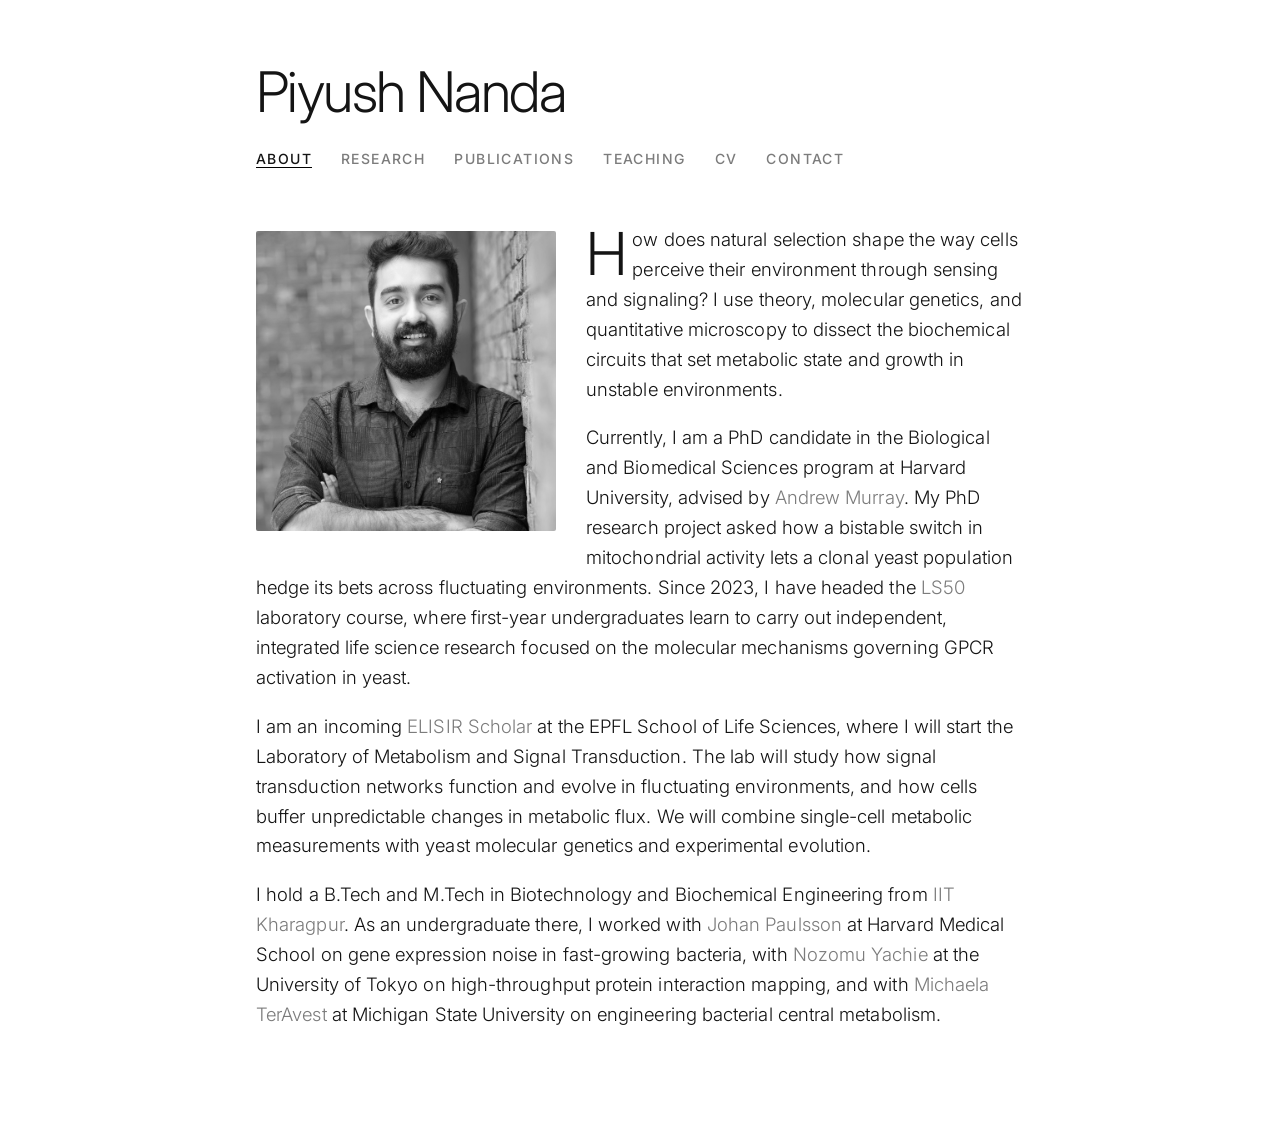
<file: index.html>
<!doctype html>
<html lang="en">
<head>
<meta charset="utf-8">
<meta name="viewport" content="width=device-width, initial-scale=1">
<title>Piyush Nanda</title>
<meta name="description" content="Piyush Nanda is a PhD candidate at Harvard University and an incoming ELISIR Scholar at EPFL, studying how signaling networks and energy metabolism let cells cope with fluctuating environments.">
<meta name="author" content="Piyush Nanda">
<link rel="canonical" href="https://piyushnanda-sysbio.github.io/">
<meta property="og:title" content="Piyush Nanda">
<meta property="og:description" content="PhD candidate at Harvard University and incoming ELISIR Scholar at EPFL, studying signal transduction, metabolic bistability, and energy metabolism in fluctuating environments.">
<meta property="og:type" content="website">
<meta property="og:url" content="https://piyushnanda-sysbio.github.io/">
<link rel="preconnect" href="https://fonts.googleapis.com">
<link rel="preconnect" href="https://fonts.gstatic.com" crossorigin>
<link href="https://fonts.googleapis.com/css2?family=Inter:wght@300;400;500;600&display=swap" rel="stylesheet">
<link rel="icon" href="/img/favicon.svg" type="image/svg+xml">
<link rel="stylesheet" href="/css/main.css?v=4">
</head>
<body>

<h1>Piyush Nanda</h1>

<nav>
  <ul>
    <li><a href="/" class="active">About</a></li>
    <li><a href="/research/">Research</a></li>
    <li><a href="/publications/">Publications</a></li>
    <li><a href="/teaching/">Teaching</a></li>
    <li><a href="/assets/cv.pdf" target="_blank" rel="noopener">CV</a></li>
    <li><a href="/contact/">Contact</a></li>
  </ul>
</nav>

<img class="portrait" src="/img/piyush.jpg" alt="Piyush Nanda">

<p class="drop-cap">
  How does natural selection shape the way cells perceive their environment through sensing
  and signaling? I use theory, molecular
  genetics, and quantitative microscopy to dissect the biochemical circuits that set
  metabolic state and growth in unstable environments.
</p>

<p>
  Currently, I am a PhD candidate in the Biological and Biomedical Sciences program at
  Harvard University, advised by
  <a href="https://www.mcb.harvard.edu/directory/andrew-murray/" target="_blank" rel="noopener">Andrew Murray</a>.
  My PhD research project asked how a bistable switch in mitochondrial activity lets a clonal yeast
  population hedge its bets across fluctuating environments. Since 2023, I have headed the <a href="https://ls50.hsites.harvard.edu/" target="_blank" rel="noopener">LS50</a> laboratory course, where
  first-year undergraduates learn to carry out independent, integrated life science research focused on the molecular
  mechanisms governing GPCR activation in yeast.
</p>

<p>
  I am an incoming
  <a href="https://www.epfl.ch/schools/sv/school-of-life-sciences-independent-research-scholar/" target="_blank" rel="noopener">ELISIR Scholar</a>
  at the EPFL School of Life Sciences, where I will start the Laboratory of Metabolism and
  Signal Transduction. The lab will study how signal transduction networks function and
  evolve in fluctuating environments, and how cells buffer unpredictable changes in
  metabolic flux. We will combine single-cell metabolic measurements with yeast molecular
  genetics and experimental evolution.
</p>

<p>
  I hold a
  B.Tech and M.Tech in Biotechnology and Biochemical Engineering from
  <a href="https://www.iitkgp.ac.in/" target="_blank" rel="noopener">IIT Kharagpur</a>. As an undergraduate there, I worked with
  <a href="https://paulsson.med.harvard.edu/" target="_blank" rel="noopener">Johan Paulsson</a>
  at Harvard Medical School on gene expression noise in fast-growing bacteria, with
  <a href="https://yachie-lab.org/" target="_blank" rel="noopener">Nozomu Yachie</a>
  at the University of Tokyo on high-throughput protein interaction mapping, and with
  <a href="https://teravestlab.com/" target="_blank" rel="noopener">Michaela TerAvest</a>
  at Michigan State University on engineering bacterial central metabolism.
</p>

<div class="clear"></div>

</body>
</html>
</file>
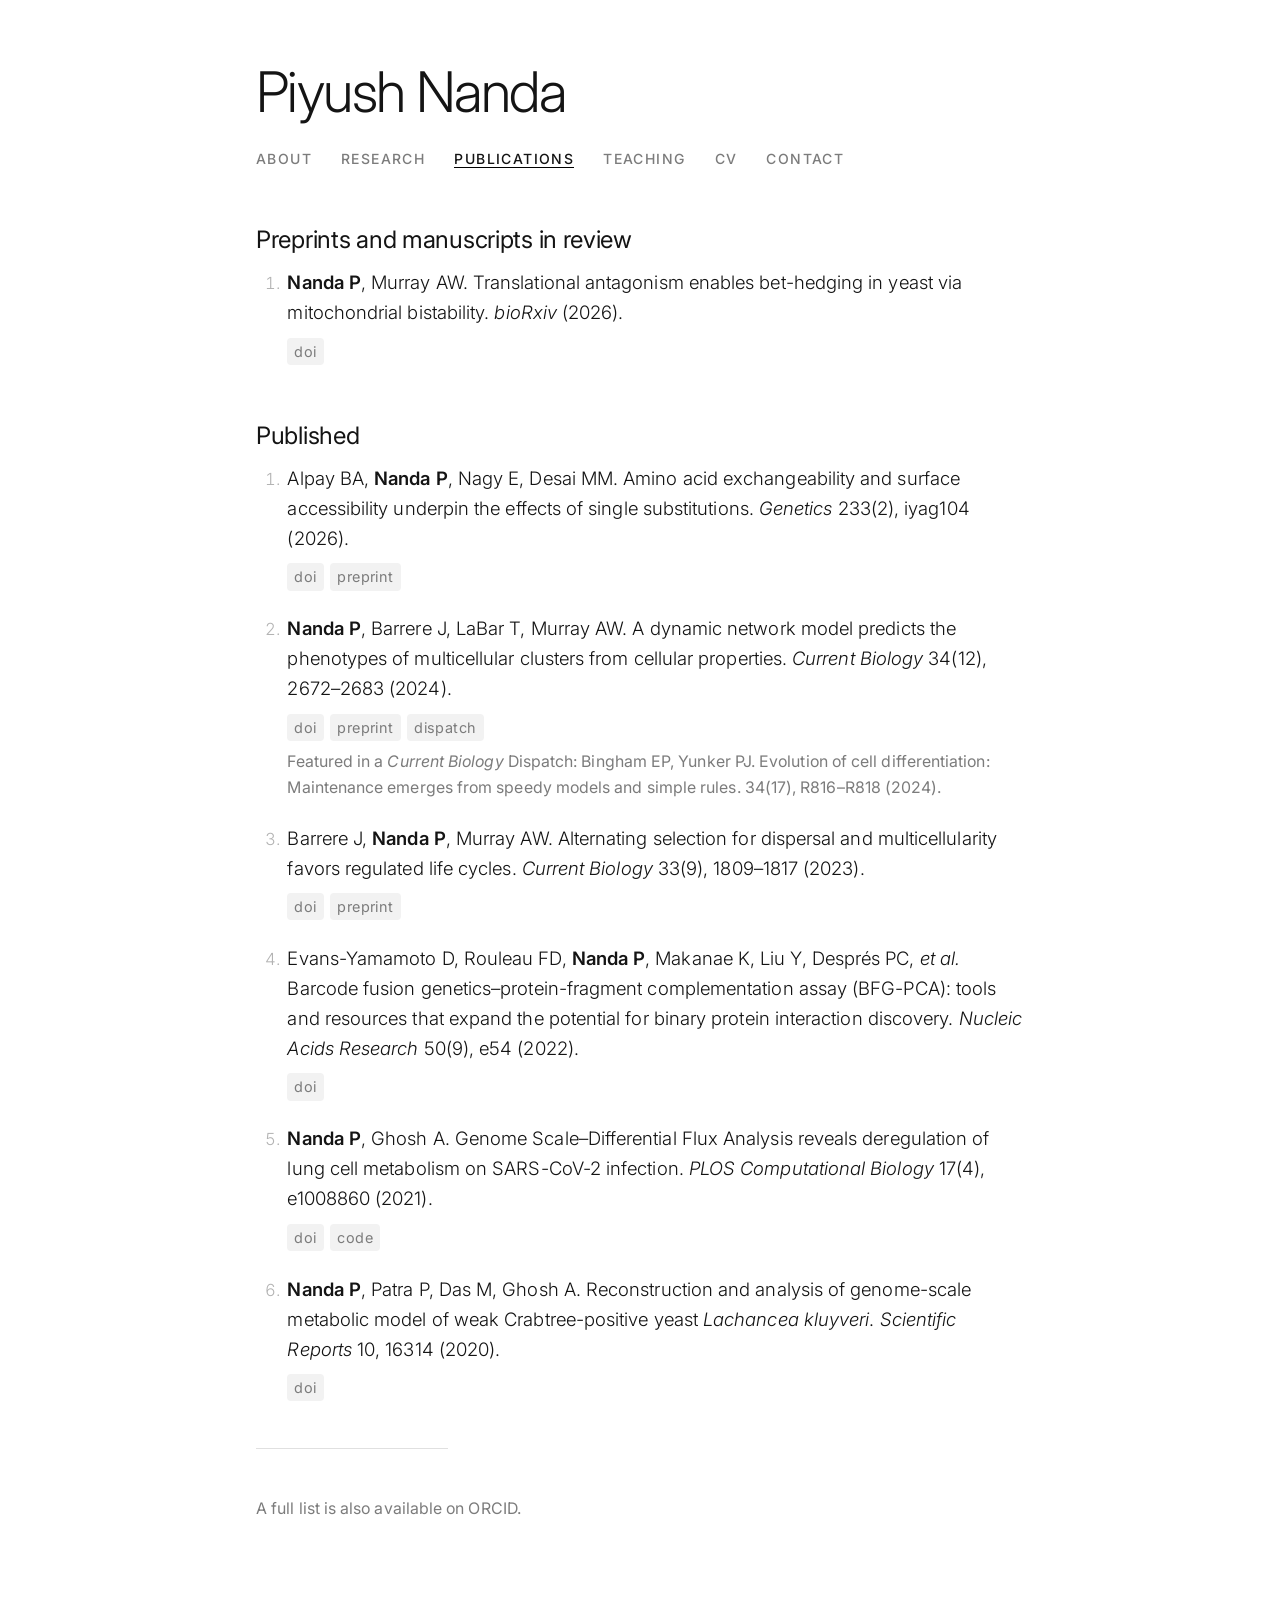
<file: publications/index.html>
<!doctype html>
<html lang="en">
<head>
<meta charset="utf-8">
<meta name="viewport" content="width=device-width, initial-scale=1">
<title>Piyush Nanda &mdash; Publications</title>
<meta name="description" content="Publications by Piyush Nanda.">
<link rel="canonical" href="https://piyushnanda-sysbio.github.io/publications/">
<link rel="preconnect" href="https://fonts.googleapis.com">
<link rel="preconnect" href="https://fonts.gstatic.com" crossorigin>
<link href="https://fonts.googleapis.com/css2?family=Inter:wght@300;400;500;600&display=swap" rel="stylesheet">
<link rel="icon" href="/img/favicon.svg" type="image/svg+xml">
<link rel="stylesheet" href="/css/main.css?v=4">
</head>
<body>

<h1>Piyush Nanda</h1>

<nav>
  <ul>
    <li><a href="/">About</a></li>
    <li><a href="/research/">Research</a></li>
    <li><a href="/publications/" class="active">Publications</a></li>
    <li><a href="/teaching/">Teaching</a></li>
    <li><a href="/assets/cv.pdf" target="_blank" rel="noopener">CV</a></li>
    <li><a href="/contact/">Contact</a></li>
  </ul>
</nav>

<h2>Preprints and manuscripts in review</h2>

<ol class="pubs">
  <li>
    <p><span class="me">Nanda P</span>, Murray AW.
    Translational antagonism enables bet-hedging in yeast via mitochondrial bistability.
    <span class="venue">bioRxiv</span> (2026).</p>
    <p><a class="chip" href="https://doi.org/10.64898/2026.03.30.715437" target="_blank" rel="noopener">doi</a></p>
  </li>
</ol>

<h2>Published</h2>

<ol class="pubs">
  <li>
    <p>Alpay BA, <span class="me">Nanda P</span>, Nagy E, Desai MM.
    Amino acid exchangeability and surface accessibility underpin the effects of single substitutions.
    <span class="venue">Genetics</span> 233(2), iyag104 (2026).</p>
    <p><a class="chip" href="https://doi.org/10.1093/genetics/iyag104" target="_blank" rel="noopener">doi</a><a class="chip" href="https://doi.org/10.1101/2025.06.13.659595" target="_blank" rel="noopener">preprint</a></p>
  </li>

  <li>
    <p><span class="me">Nanda P</span>, Barrere J, LaBar T, Murray AW.
    A dynamic network model predicts the phenotypes of multicellular clusters from cellular properties.
    <span class="venue">Current Biology</span> 34(12), 2672&ndash;2683 (2024).</p>
    <p><a class="chip" href="https://doi.org/10.1016/j.cub.2024.05.014" target="_blank" rel="noopener">doi</a><a class="chip" href="https://doi.org/10.1101/2023.11.02.565242" target="_blank" rel="noopener">preprint</a><a class="chip" href="https://doi.org/10.1016/j.cub.2024.07.072" target="_blank" rel="noopener">dispatch</a></p>
    <p class="footnote">Featured in a <span class="venue">Current Biology</span> Dispatch: Bingham EP, Yunker PJ.
    Evolution of cell differentiation: Maintenance emerges from speedy models and simple rules.
    34(17), R816&ndash;R818 (2024).</p>
  </li>

  <li>
    <p>Barrere J, <span class="me">Nanda P</span>, Murray AW.
    Alternating selection for dispersal and multicellularity favors regulated life cycles.
    <span class="venue">Current Biology</span> 33(9), 1809&ndash;1817 (2023).</p>
    <p><a class="chip" href="https://doi.org/10.1016/j.cub.2023.03.031" target="_blank" rel="noopener">doi</a><a class="chip" href="https://doi.org/10.1101/2022.10.14.512267" target="_blank" rel="noopener">preprint</a></p>
  </li>

  <li>
    <p>Evans-Yamamoto D, Rouleau FD, <span class="me">Nanda P</span>, Makanae K, Liu Y, Despr&eacute;s PC, <em>et al.</em>
    Barcode fusion genetics&ndash;protein-fragment complementation assay (BFG-PCA): tools and resources that expand the potential for binary protein interaction discovery.
    <span class="venue">Nucleic Acids Research</span> 50(9), e54 (2022).</p>
    <p><a class="chip" href="https://doi.org/10.1093/nar/gkac045" target="_blank" rel="noopener">doi</a></p>
  </li>

  <li>
    <p><span class="me">Nanda P</span>, Ghosh A.
    Genome Scale&ndash;Differential Flux Analysis reveals deregulation of lung cell metabolism on SARS-CoV-2 infection.
    <span class="venue">PLOS Computational Biology</span> 17(4), e1008860 (2021).</p>
    <p><a class="chip" href="https://doi.org/10.1371/journal.pcbi.1008860" target="_blank" rel="noopener">doi</a><a class="chip" href="https://github.com/piyushnanda-sysbio/GS-DFA" target="_blank" rel="noopener">code</a></p>
  </li>

  <li>
    <p><span class="me">Nanda P</span>, Patra P, Das M, Ghosh A.
    Reconstruction and analysis of genome-scale metabolic model of weak Crabtree-positive yeast <em>Lachancea kluyveri</em>.
    <span class="venue">Scientific Reports</span> 10, 16314 (2020).</p>
    <p><a class="chip" href="https://doi.org/10.1038/s41598-020-73253-3" target="_blank" rel="noopener">doi</a></p>
  </li>
</ol>

<hr style="width:25%; margin-left:0;">

<p class="footnote">
  A full list is also available on
  <a href="https://orcid.org/0000-0002-6433-7484" target="_blank" rel="noopener">ORCID</a>.
</p>

</body>
</html>
</file>
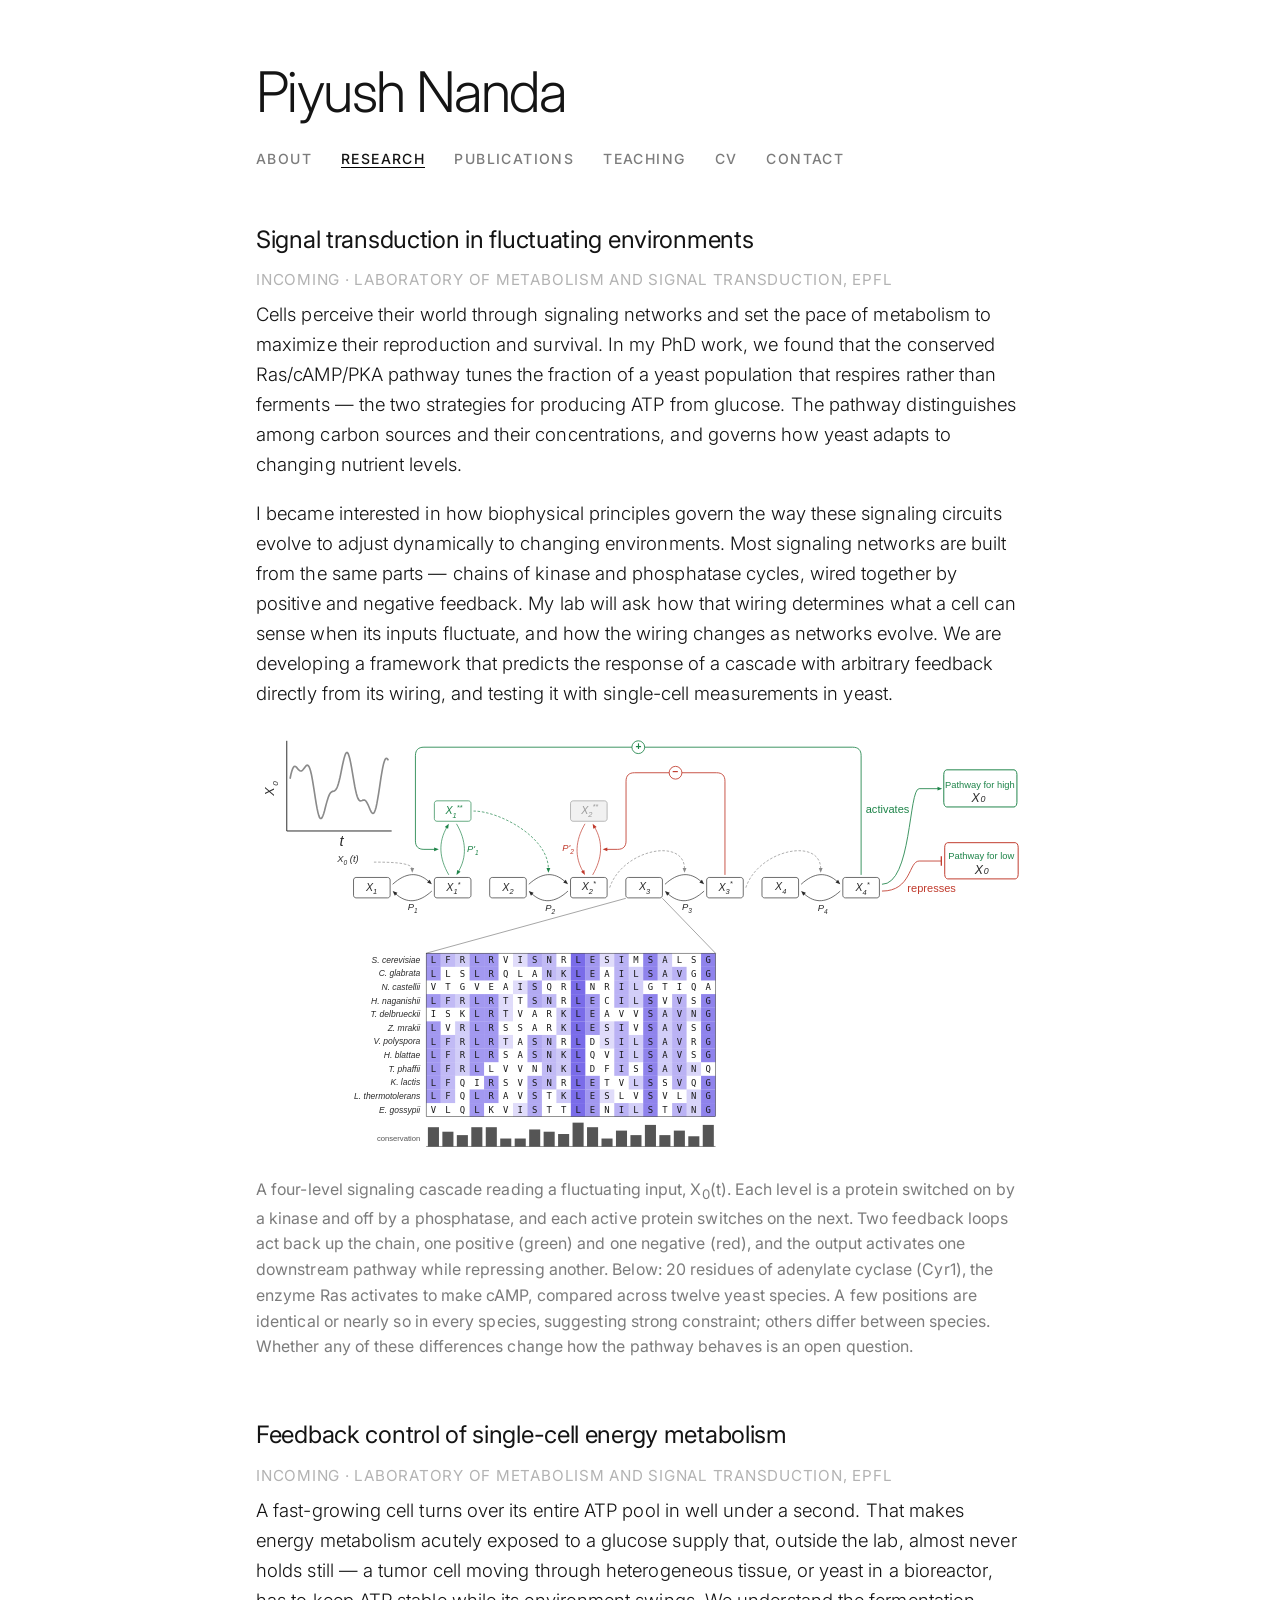
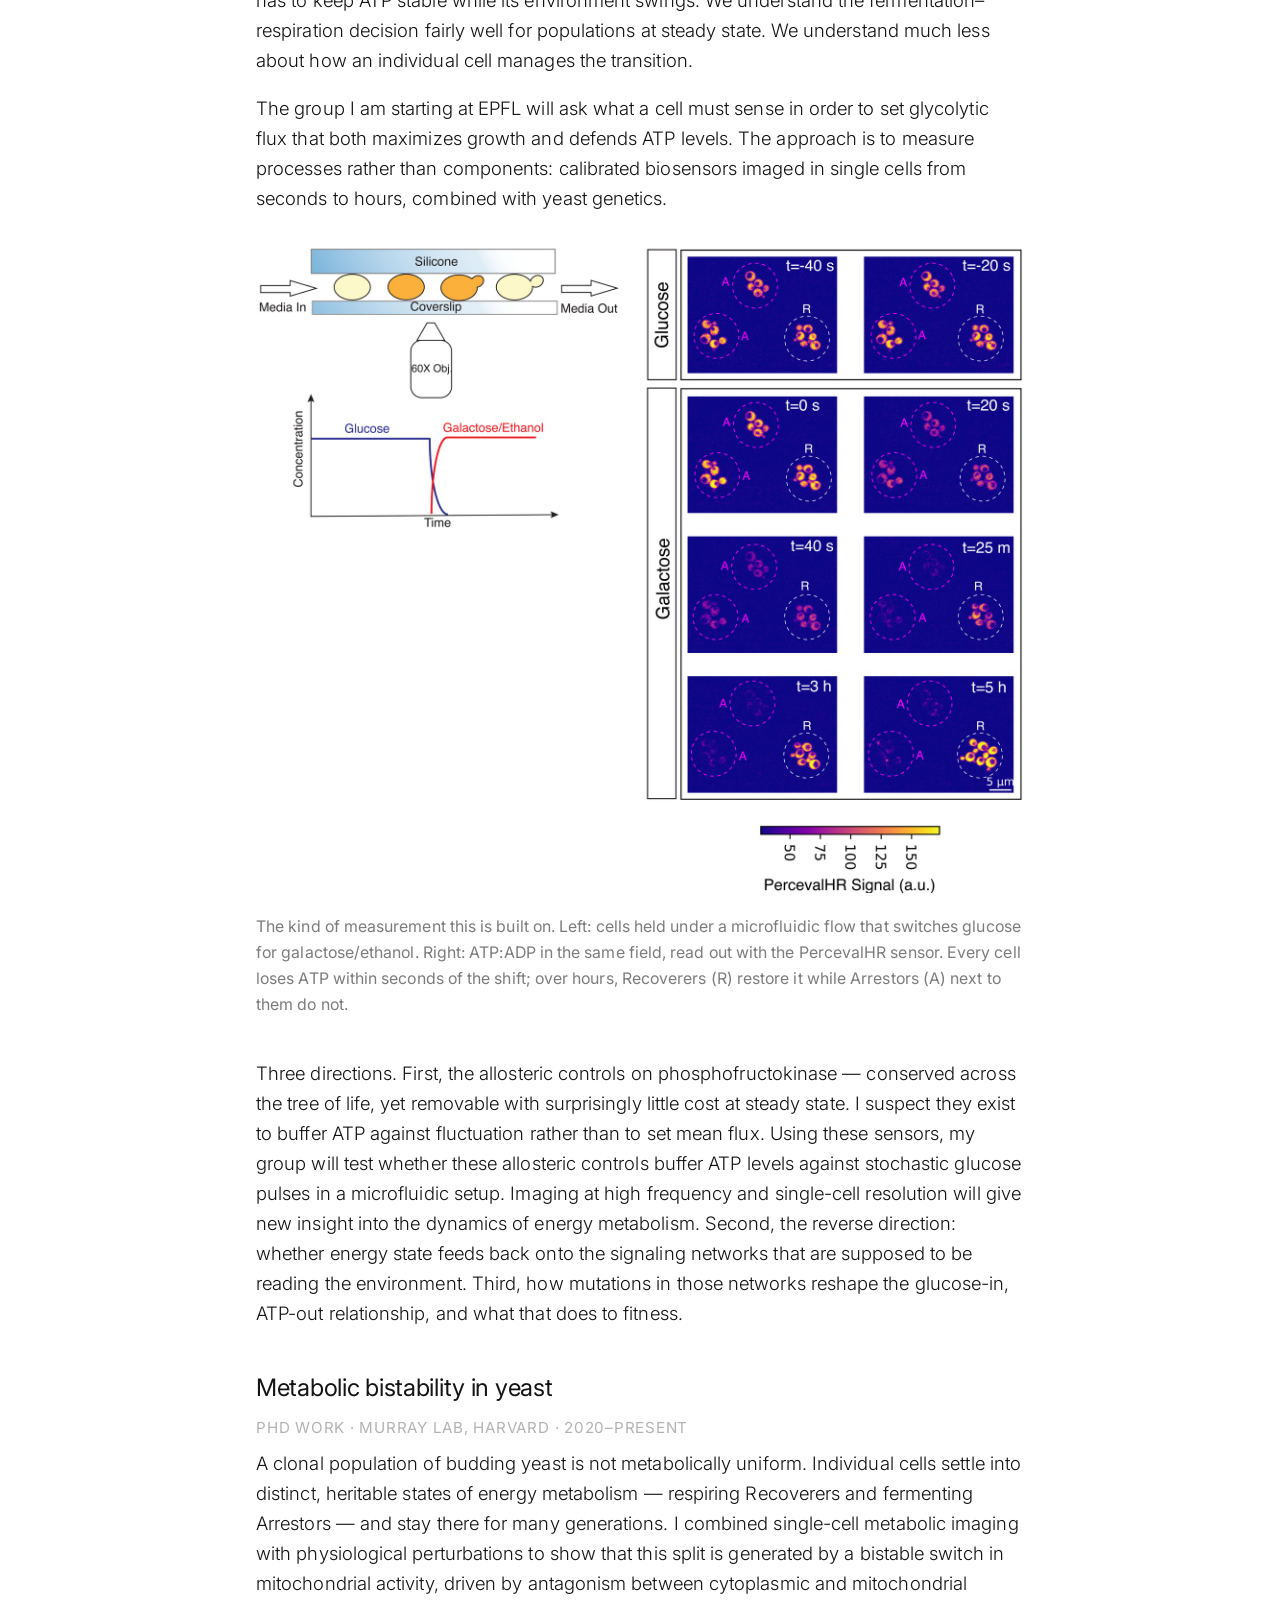
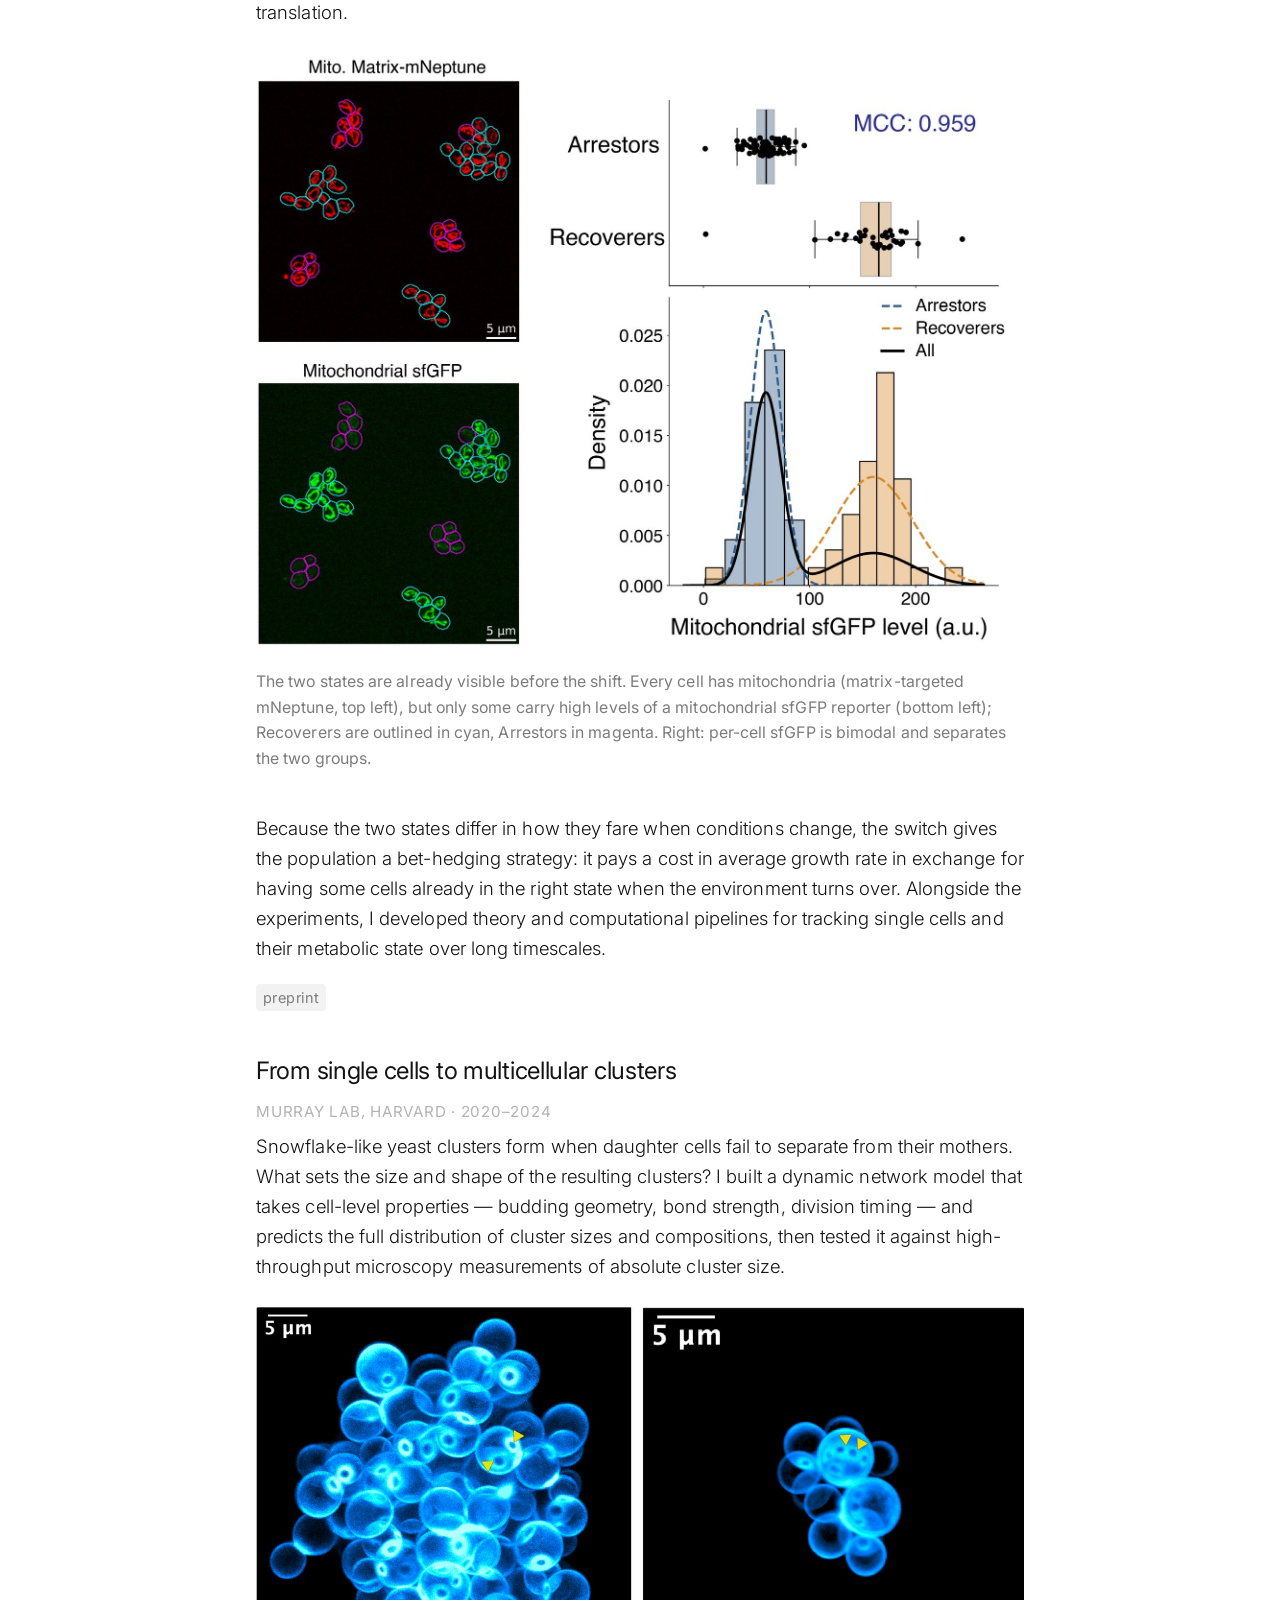
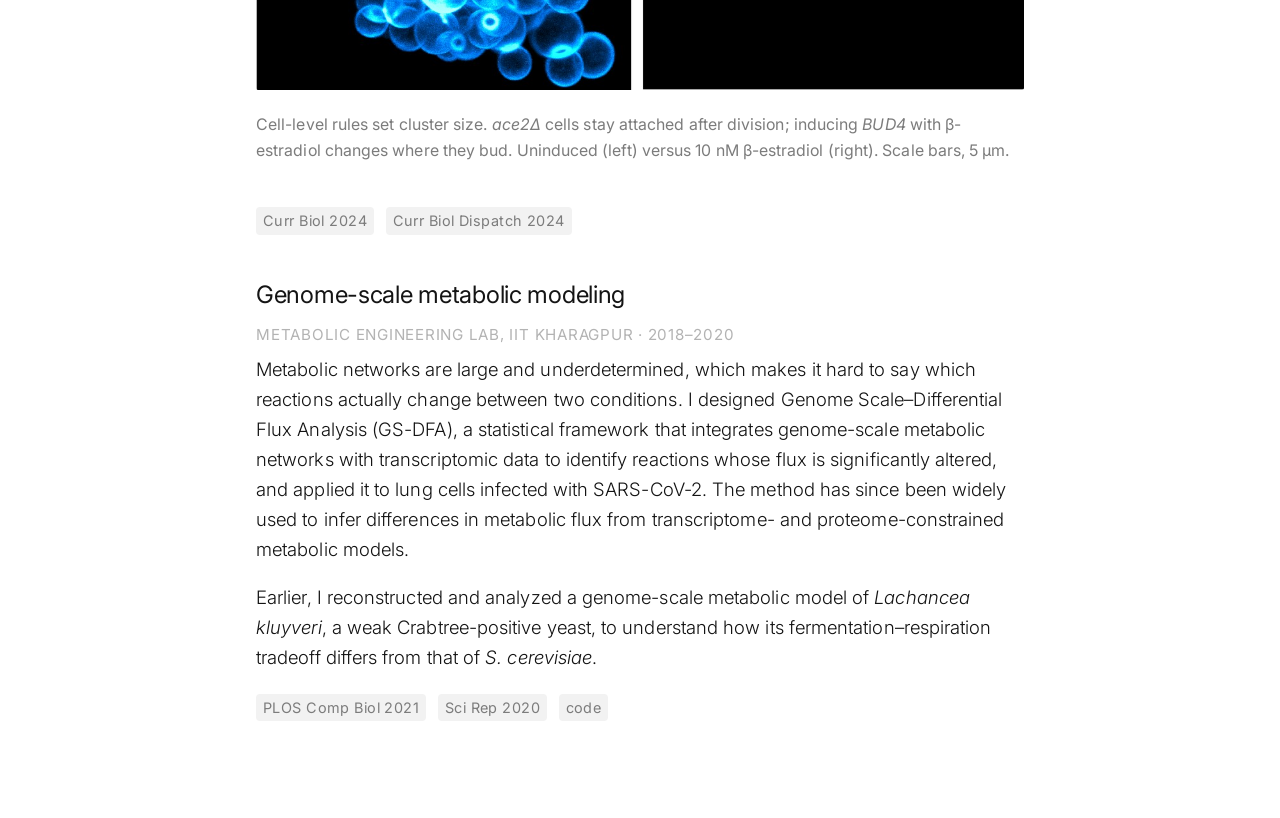
<file: research/index.html>
<!doctype html>
<html lang="en">
<head>
<meta charset="utf-8">
<meta name="viewport" content="width=device-width, initial-scale=1">
<title>Piyush Nanda &mdash; Research</title>
<meta name="description" content="Research by Piyush Nanda on signal transduction, feedback control of single-cell energy metabolism, metabolic bistability in yeast, multicellular cluster dynamics, and genome-scale metabolic modeling.">
<link rel="canonical" href="https://piyushnanda-sysbio.github.io/research/">
<link rel="preconnect" href="https://fonts.googleapis.com">
<link rel="preconnect" href="https://fonts.gstatic.com" crossorigin>
<link href="https://fonts.googleapis.com/css2?family=Inter:wght@300;400;500;600&display=swap" rel="stylesheet">
<link rel="icon" href="/img/favicon.svg" type="image/svg+xml">
<link rel="stylesheet" href="/css/main.css?v=4">
</head>
<body>

<h1>Piyush Nanda</h1>

<nav>
  <ul>
    <li><a href="/">About</a></li>
    <li><a href="/research/" class="active">Research</a></li>
    <li><a href="/publications/">Publications</a></li>
    <li><a href="/teaching/">Teaching</a></li>
    <li><a href="/assets/cv.pdf" target="_blank" rel="noopener">CV</a></li>
    <li><a href="/contact/">Contact</a></li>
  </ul>
</nav>

<div class="entry">
  <h2>Signal transduction in fluctuating environments</h2>
  <p class="meta">Incoming &middot; Laboratory of Metabolism and Signal Transduction, EPFL</p>
  <p>
    Cells perceive their world through signaling networks and set the pace of metabolism to
    maximize their reproduction and survival. In my PhD work, we found that the conserved
    Ras/cAMP/PKA pathway tunes the fraction of a yeast population that respires rather than
    ferments &mdash; the two strategies for producing ATP from glucose. The pathway
    distinguishes among carbon sources and their concentrations, and governs how yeast adapts
    to changing nutrient levels.
  </p>
  <p>
    I became interested in how biophysical principles govern the way these signaling circuits
    evolve to adjust dynamically to changing environments. Most signaling networks are built from the same parts &mdash; chains of kinase and
    phosphatase cycles, wired together by positive and negative feedback. My lab will ask
    how that wiring determines what a cell can sense when its inputs fluctuate, and how the
    wiring changes as networks evolve. We are developing a framework that predicts the
    response of a cascade with arbitrary feedback directly from its wiring, and testing it
    with single-cell measurements in yeast.
  </p>

  <div class="figure-row wide">
    <img class="keep-color" src="/img/signaling-cascade.svg" alt="Diagram of a four-level kinase cascade with a positive feedback loop from the last level to the first and a negative feedback loop from level three to level two">
    <p class="legend">A four-level signaling cascade reading a fluctuating input,
    X<sub>0</sub>(t). Each level is a protein switched on by a kinase and off by a
    phosphatase, and each active protein switches on the next. Two feedback loops act back
    up the chain, one positive (green) and one negative (red), and the output activates
    one downstream pathway while repressing another. Below: 20 residues
    of adenylate cyclase (Cyr1), the enzyme Ras activates to make cAMP, compared across
    twelve yeast species. A few positions are identical or nearly so in every species,
    suggesting strong constraint; others differ between species. Whether any of these
    differences change how the pathway behaves is an open question.</p>
  </div>
</div>

<div class="entry">
  <h2>Feedback control of single-cell energy metabolism</h2>
  <p class="meta">Incoming &middot; Laboratory of Metabolism and Signal Transduction, EPFL</p>
  <p>
    A fast-growing cell turns over its entire ATP pool in well under a second. That makes
    energy metabolism acutely exposed to a glucose supply that, outside the lab, almost
    never holds still &mdash; a tumor cell moving through heterogeneous tissue, or yeast
    in a bioreactor, has to keep ATP stable while its environment swings. We understand
    the fermentation&ndash;respiration decision fairly well for populations at steady state.
    We understand much less about how an individual cell manages the transition.
  </p>
  <p>
    The group I am starting at EPFL will ask what a cell must sense in order to set
    glycolytic flux that both maximizes growth and defends ATP levels. The approach is to
    measure processes rather than components: calibrated biosensors imaged in single cells
    from seconds to hours, combined with yeast genetics.
  </p>

  <div class="figure-row wide">
    <img class="keep-color" src="/img/perceval-shift.jpg" alt="Microfluidic device switching yeast from glucose to galactose/ethanol, and PercevalHR ATP:ADP images of Arrestor and Recoverer cell groups over five hours">
    <p class="legend">The kind of measurement this is built on. Left: cells held under a
    microfluidic flow that switches glucose for galactose/ethanol. Right: ATP:ADP in the same
    field, read out with the PercevalHR sensor. Every cell loses ATP within seconds of the
    shift; over hours, Recoverers (R) restore it while Arrestors (A) next to them do not.</p>
  </div>
  <p>
    Three directions. First, the allosteric controls on phosphofructokinase &mdash; conserved
    across the tree of life, yet removable with surprisingly little cost at steady state.
    I suspect they exist to buffer ATP against fluctuation rather than to set mean flux.
    Using these sensors, my group will test whether these allosteric controls buffer
    ATP levels against stochastic glucose pulses in a microfluidic setup. Imaging at high
    frequency and single-cell resolution will give new insight into the dynamics of energy
    metabolism.
    Second, the reverse direction: whether energy state feeds back onto the signaling networks
    that are supposed to be reading the environment. Third, how mutations in those networks
    reshape the glucose-in, ATP-out relationship, and what that does to fitness.
  </p>
</div>

<div class="entry">
  <h2>Metabolic bistability in yeast</h2>
  <p class="meta">PhD work &middot; Murray Lab, Harvard &middot; 2020&ndash;present</p>
  <p>
    A clonal population of budding yeast is not metabolically uniform. Individual cells
    settle into distinct, heritable states of energy metabolism &mdash; respiring Recoverers
    and fermenting Arrestors &mdash; and stay there for many
    generations. I combined single-cell metabolic imaging with physiological perturbations
    to show that this split is generated by a bistable switch in mitochondrial activity,
    driven by antagonism between cytoplasmic and mitochondrial translation.
  </p>

  <div class="figure-row wide">
    <img class="keep-color" src="/img/mito-sfgfp-states.jpg" alt="Yeast cells in glucose imaged for matrix-targeted mNeptune and mitochondrial sfGFP, beside a bimodal histogram of per-cell sfGFP separating Arrestors from Recoverers">
    <p class="legend">The two states are already visible before the shift. Every cell has
    mitochondria (matrix-targeted mNeptune, top left), but only some carry high levels of a
    mitochondrial sfGFP reporter (bottom left); Recoverers are outlined in cyan, Arrestors in
    magenta. Right: per-cell sfGFP is bimodal and separates the two groups.</p>
  </div>
  <p>
    Because the two states differ in how they fare when conditions change, the switch
    gives the population a bet-hedging strategy: it pays a cost in average growth rate in
    exchange for having some cells already in the right state when the environment turns
    over. Alongside the experiments, I developed theory and computational pipelines for
    tracking single cells and their metabolic state over long timescales.
  </p>

  <p>
    <a class="chip" href="https://doi.org/10.64898/2026.03.30.715437" target="_blank" rel="noopener">preprint</a>
  </p>
</div>

<div class="entry">
  <h2>From single cells to multicellular clusters</h2>
  <p class="meta">Murray Lab, Harvard &middot; 2020&ndash;2024</p>
  <p>
    Snowflake-like yeast clusters form when daughter cells fail to separate from their
    mothers. What sets the size and shape of the resulting clusters? I built a dynamic
    network model that takes cell-level properties &mdash; budding geometry, bond strength,
    division timing &mdash; and predicts the full distribution of cluster sizes and
    compositions, then tested it against high-throughput microscopy measurements of
    absolute cluster size.
  </p>
  <div class="figure-row wide">
    <img class="keep-color" src="/img/clusters-bud4.jpg" alt="A large yeast cluster without beta-estradiol beside a small cluster with 10 nM beta-estradiol, in ace2-deleted cells with inducible BUD4">
    <p class="legend">Cell-level rules set cluster size. <em>ace2&Delta;</em> cells stay
    attached after division; inducing <em>BUD4</em> with &beta;-estradiol changes where they
    bud. Uninduced (left) versus 10&nbsp;nM &beta;-estradiol (right). Scale bars, 5&nbsp;&micro;m.</p>
  </div>
  <p>
    <a class="chip" href="https://doi.org/10.1016/j.cub.2024.05.014" target="_blank" rel="noopener">Curr Biol 2024</a>
    <a class="chip" href="https://doi.org/10.1016/j.cub.2024.07.072" target="_blank" rel="noopener">Curr Biol Dispatch 2024</a>
  </p>
</div>

<div class="entry">
  <h2>Genome-scale metabolic modeling</h2>
  <p class="meta">Metabolic Engineering Lab, IIT Kharagpur &middot; 2018&ndash;2020</p>
  <p>
    Metabolic networks are large and underdetermined, which makes it hard to say which
    reactions actually change between two conditions. I designed Genome Scale&ndash;Differential
    Flux Analysis (GS-DFA), a statistical framework that integrates genome-scale metabolic
    networks with transcriptomic data to identify reactions whose flux is significantly
    altered, and applied it to lung cells infected with SARS-CoV-2. The method has since been
    widely used to infer differences in metabolic flux from transcriptome- and
    proteome-constrained metabolic models.
  </p>
  <p>
    Earlier, I reconstructed and analyzed a genome-scale metabolic model of
    <em>Lachancea kluyveri</em>, a weak Crabtree-positive yeast, to understand how its
    fermentation&ndash;respiration tradeoff differs from that of <em>S.&nbsp;cerevisiae</em>.
  </p>
  <p>
    <a class="chip" href="https://doi.org/10.1371/journal.pcbi.1008860" target="_blank" rel="noopener">PLOS Comp Biol 2021</a>
    <a class="chip" href="https://doi.org/10.1038/s41598-020-73253-3" target="_blank" rel="noopener">Sci Rep 2020</a>
    <a class="chip" href="https://github.com/piyushnanda-sysbio/GS-DFA" target="_blank" rel="noopener">code</a>
  </p>
</div>

</body>
</html>
</file>
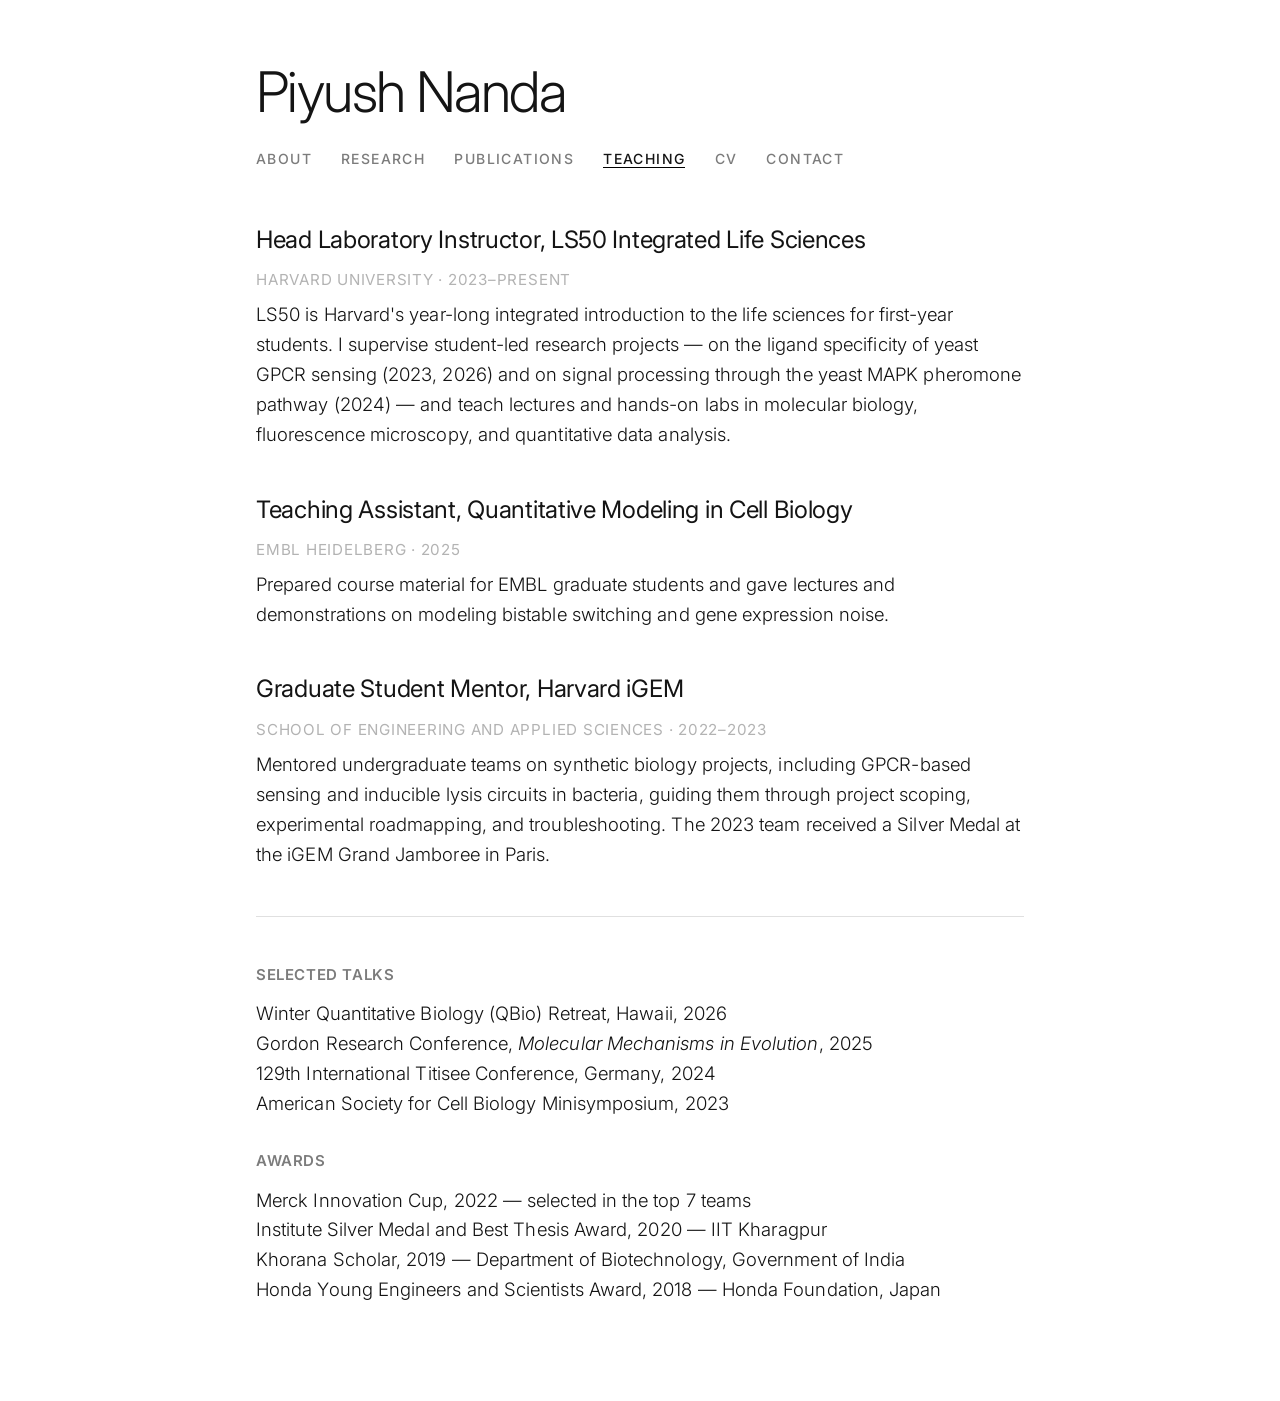
<file: teaching/index.html>
<!doctype html>
<html lang="en">
<head>
<meta charset="utf-8">
<meta name="viewport" content="width=device-width, initial-scale=1">
<title>Piyush Nanda &mdash; Teaching</title>
<meta name="description" content="Teaching, mentoring, talks, and awards &mdash; Piyush Nanda.">
<link rel="canonical" href="https://piyushnanda-sysbio.github.io/teaching/">
<link rel="preconnect" href="https://fonts.googleapis.com">
<link rel="preconnect" href="https://fonts.gstatic.com" crossorigin>
<link href="https://fonts.googleapis.com/css2?family=Inter:wght@300;400;500;600&display=swap" rel="stylesheet">
<link rel="icon" href="/img/favicon.svg" type="image/svg+xml">
<link rel="stylesheet" href="/css/main.css?v=4">
</head>
<body>

<h1>Piyush Nanda</h1>

<nav>
  <ul>
    <li><a href="/">About</a></li>
    <li><a href="/research/">Research</a></li>
    <li><a href="/publications/">Publications</a></li>
    <li><a href="/teaching/" class="active">Teaching</a></li>
    <li><a href="/assets/cv.pdf" target="_blank" rel="noopener">CV</a></li>
    <li><a href="/contact/">Contact</a></li>
  </ul>
</nav>

<div class="entry">
  <h2>Head Laboratory Instructor, LS50 Integrated Life Sciences</h2>
  <p class="meta">Harvard University &middot; 2023&ndash;present</p>
  <p>
    LS50 is Harvard's year-long integrated introduction to the life sciences for
    first-year students. I supervise student-led research projects &mdash; on the ligand
    specificity of yeast GPCR sensing (2023, 2026) and on signal processing through the
    yeast MAPK pheromone pathway (2024) &mdash; and teach lectures and hands-on labs in
    molecular biology, fluorescence microscopy, and quantitative data analysis.
  </p>
</div>

<div class="entry">
  <h2>Teaching Assistant, Quantitative Modeling in Cell Biology</h2>
  <p class="meta">EMBL Heidelberg &middot; 2025</p>
  <p>
    Prepared course material for EMBL graduate students and gave lectures and
    demonstrations on modeling bistable switching and gene expression noise.
  </p>
</div>

<div class="entry">
  <h2>Graduate Student Mentor, Harvard iGEM</h2>
  <p class="meta">School of Engineering and Applied Sciences &middot; 2022&ndash;2023</p>
  <p>
    Mentored undergraduate teams on synthetic biology projects, including GPCR-based
    sensing and inducible lysis circuits in bacteria, guiding them through project scoping,
    experimental roadmapping, and troubleshooting. The 2023 team received a Silver Medal at
    the iGEM Grand Jamboree in Paris.
  </p>
</div>

<hr>

<h3>Selected talks</h3>
<p>
  Winter Quantitative Biology (QBio) Retreat, Hawaii, 2026<br>
  Gordon Research Conference, <em>Molecular Mechanisms in Evolution</em>, 2025<br>
  129th International Titisee Conference, Germany, 2024<br>
  American Society for Cell Biology Minisymposium, 2023
</p>

<h3>Awards</h3>
<p>
  Merck Innovation Cup, 2022 &mdash; selected in the top 7 teams<br>
  Institute Silver Medal and Best Thesis Award, 2020 &mdash; IIT Kharagpur<br>
  Khorana Scholar, 2019 &mdash; Department of Biotechnology, Government of India<br>
  Honda Young Engineers and Scientists Award, 2018 &mdash; Honda Foundation, Japan
</p>

</body>
</html>
</file>
<file: css/main.css>
/* ---- tokens ---- */
:root {
  --text:   #141414;
  --muted:  #7c7c7c;
  --faint:  #b3b3b3;
  --accent: #000000;
  --accent-bg: #e8e8e8;
  --bg:     #ffffff;
  --rule:   #e0e0e0;
  --chip:   #f2f2f2;
  /* Helvetica Neue Light on Apple devices; Inter 300 is the fallback elsewhere,
     since Windows/Android ship no light-weight Helvetica or Arial.
     To restore serif headings: set --display to var(--serif) and re-add
     Newsreader to the Google Fonts <link> in each page. */
  --serif:   'Newsreader', 'Tiempos', 'Times New Roman', Times, serif;
  --sans:    'Helvetica Neue', 'Inter', Helvetica, Arial, sans-serif;
  --display: var(--sans);
}

@media (prefers-color-scheme: dark) {
  :root:not([data-theme="light"]) {
    --text:   #e4e4e4;
    --muted:  #8d8d8d;
    --faint:  #686868;
    --accent: #ffffff;
    --accent-bg: #2e2e2e;
    --bg:     #171717;
    --rule:   #303030;
    --chip:   #232323;
  }
}
:root[data-theme="dark"] {
  --text:#e4e4e4; --muted:#8d8d8d; --faint:#686868; --accent:#ffffff;
  --accent-bg:#2e2e2e; --bg:#171717; --rule:#303030; --chip:#232323;
}

/* ---- base ---- */
* { box-sizing: border-box; }

html { -webkit-text-size-adjust: 100%; }

body {
  max-width: 800px;
  margin: 64px auto 96px;
  padding: 0 16px;
  background: var(--bg);
  color: var(--text);
  font-family: var(--sans);
  font-size: 18.5px;
  font-weight: 300;
  line-height: 1.62;
  letter-spacing: 0.004em;
  -webkit-font-smoothing: antialiased;
  -moz-osx-font-smoothing: grayscale;
}

h1 {
  font-family: var(--display);
  font-size: 56px;
  font-weight: 300;
  line-height: 1.02;
  letter-spacing: -0.028em;
  margin: 0 0 22px;
}

h2 {
  font-family: var(--display);
  font-size: 24px;
  font-weight: 400;
  line-height: 1.25;
  letter-spacing: -0.012em;
  margin: 2.3em 0 0.55em;
}
h2:first-of-type { margin-top: 0; }

h3 {
  font-family: var(--sans);
  font-size: 15px;
  font-weight: 600;
  letter-spacing: 0.04em;
  text-transform: uppercase;
  color: var(--muted);
  margin: 2em 0 0.8em;
}

p { margin: 0 0 1em; }

a {
  color: var(--muted);
  text-decoration: none;
  border-bottom: 1px solid transparent;
  transition: color .12s ease, border-color .12s ease;
}
a:hover { color: var(--accent); border-bottom-color: var(--accent); }

em, i { font-style: italic; }

hr {
  border: 0;
  height: 1px;
  background: var(--rule);
  margin: 2.5em 0;
}

sup { vertical-align: top; position: relative; top: -0.25em; font-size: 0.72em; }

/* ---- nav ---- */
nav ul {
  list-style: none;
  padding: 0;
  margin: 0 0 42px;
}
nav li { display: inline-block; margin: 0 24px 10px 0; }
nav a {
  font-size: 14px;
  font-weight: 500;
  letter-spacing: 0.1em;
  text-transform: uppercase;
  color: var(--muted);
}
nav a.active { color: var(--text); border-bottom-color: var(--accent); }
nav a:hover { color: var(--accent); }

/* ---- about ---- */
.drop-cap::first-letter {
  font-family: var(--display);
  font-size: 3.2em;
  font-weight: 300;
  float: left;
  line-height: 0.92;
  margin: 0.04em 0.09em -0.06em 0;
  color: var(--text);
}

.portrait {
  width: 300px;
  aspect-ratio: 1 / 1;
  object-fit: cover;
  object-position: center 16%;
  float: left;
  margin: 6px 30px 18px 0;
  border-radius: 2px;
  filter: grayscale(100%);
}

.clear { clear: both; }

/* ---- chips / small links ---- */
.chip {
  display: inline-block;
  font-weight: 400;
  font-size: 0.78em;
  letter-spacing: 0.03em;
  background: var(--chip);
  color: var(--muted);
  padding: 2px 7px;
  border-radius: 4px;
  margin-right: 0.45em;
  white-space: nowrap;
  border-bottom: 0;
}
.chip:hover { background: var(--accent-bg); color: var(--accent); border-bottom: 0; }

/* ---- publications ---- */
ol.pubs { padding-left: 1.5em; margin: 0 0 1.5em; }
ol.pubs li { font-weight: 300; }
ol.pubs li { margin-bottom: 1.25em; padding-left: 0.2em; }
ol.pubs li::marker { color: var(--faint); font-size: 0.9em; }
ol.pubs p { margin: 0 0 0.4em; }
.me { font-weight: 600; color: var(--text); }
.venue { font-style: italic; }

.footnote { font-size: 0.86em; font-weight: 400; color: var(--muted); }

/* ---- research / teaching entries ---- */
.entry { margin-bottom: 2.4em; }
.entry .meta {
  font-weight: 400;
  font-size: 0.82em;
  letter-spacing: 0.05em;
  text-transform: uppercase;
  color: var(--faint);
  margin: 0 0 0.5em;
}

.figure-row { display: flex; flex-direction: column; gap: 1em; margin: 1.4em 0; }
.figure-row img { width: 100%; max-width: 460px; height: auto; border-radius: 2px; filter: grayscale(100%); }
/* Opt out when colour carries meaning (e.g. colour-coded subunits in a schematic) */
.figure-row img.keep-color { filter: none; }
.legend { font-size: 0.86em; font-weight: 400; color: var(--muted); max-width: 440px; }

/* ---- contact ---- */
dl.contact { margin: 0; }
dl.contact dt {
  font-weight: 400;
  font-size: 0.82em;
  letter-spacing: 0.05em;
  text-transform: uppercase;
  color: var(--faint);
  margin-top: 1.3em;
}
dl.contact dd { margin: 0.15em 0 0; }
dl.contact dd a { color: var(--text); }
dl.contact dd a:hover { color: var(--accent); }

/* ---- responsive ---- */
@media (min-width: 900px) {
  .figure-row { flex-direction: row; align-items: flex-start; }
  .figure-row .legend { margin-top: 0.2em; }
}

@media (max-width: 620px) {
  body { margin: 40px auto 64px; font-size: 17.5px; line-height: 1.6; }
  h1 { font-size: 40px; letter-spacing: -0.022em; }
  h2 { font-size: 21px; }
  .portrait {
    float: none;
    display: block;
    width: 230px;
    margin: 0 0 26px;
  }
  nav li { margin-right: 18px; }
}

/* Multi-panel figures: full column width, legend underneath */
.figure-row.wide { flex-direction: column; }
.figure-row.wide img { max-width: 100%; }
.figure-row.wide .legend { max-width: none; }
</file>
